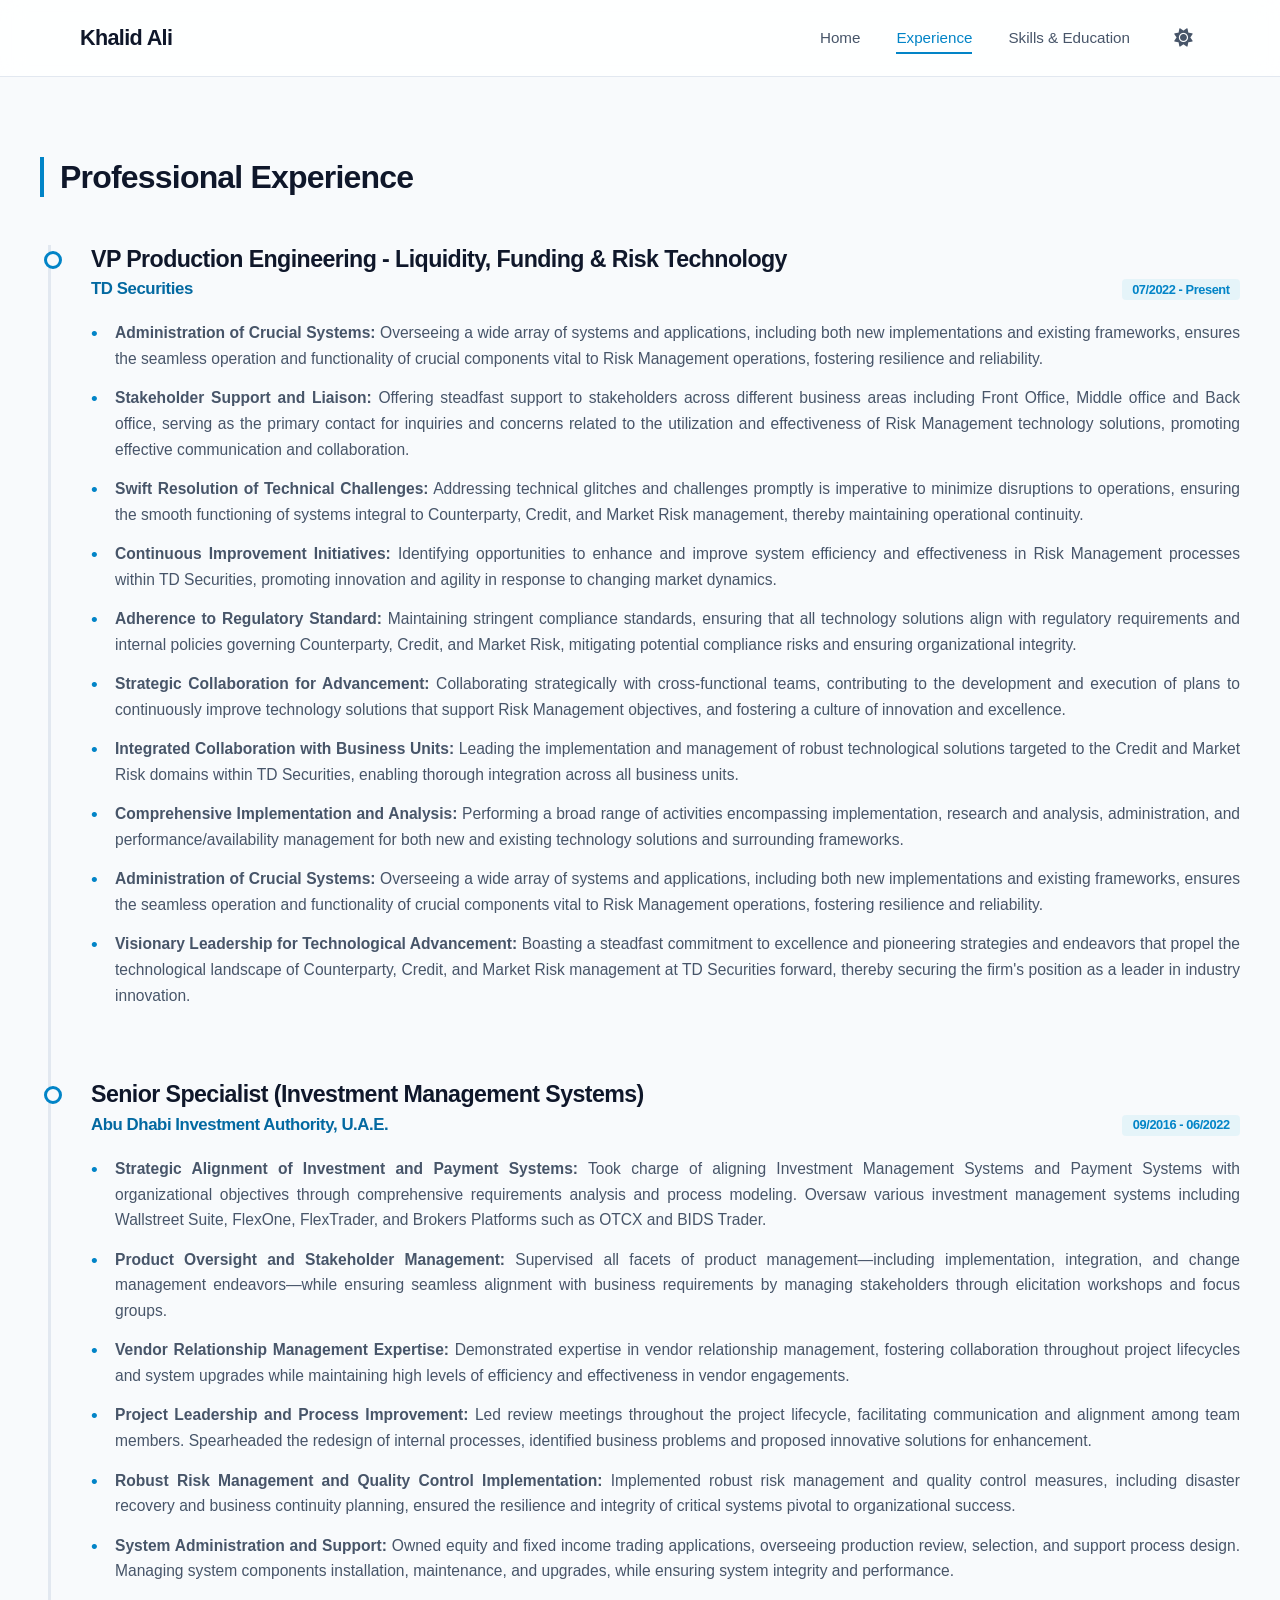
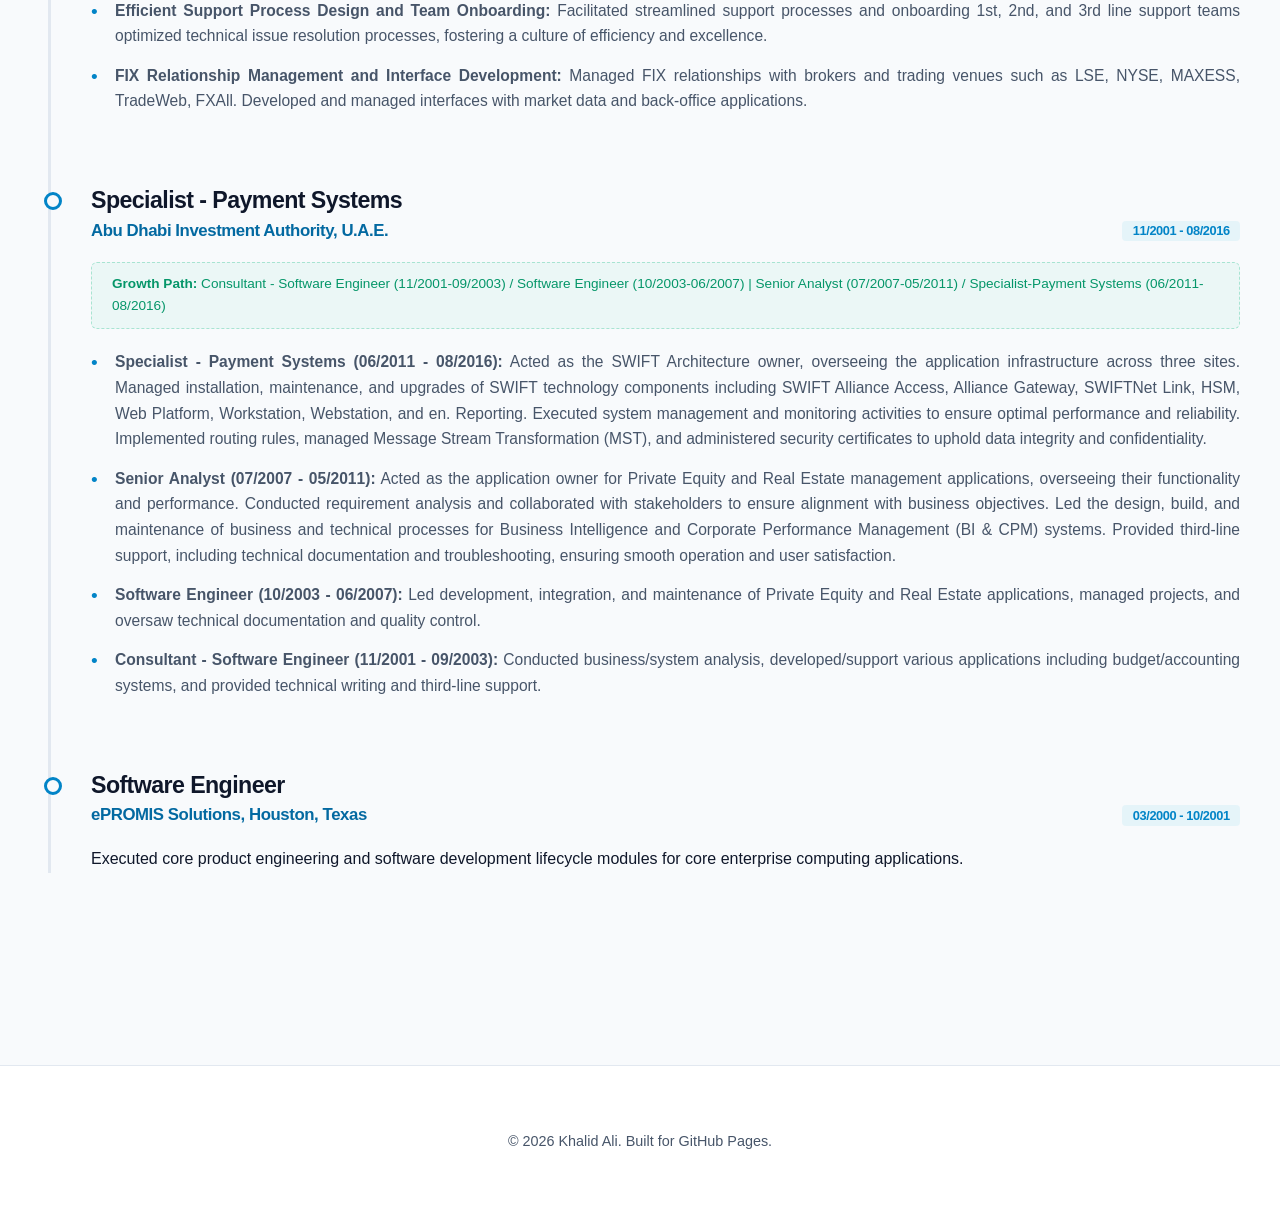
<file: experience.html>
<!DOCTYPE html>
<html lang="en">
<head>
    <meta charset="UTF-8">
    <meta name="viewport" content="width=device-width, initial-scale=1.0">
    <title>Experience | Khalid Ali</title>
    <link rel="stylesheet" href="style.css">
    <link rel="stylesheet" href="https://cdnjs.cloudflare.com/ajax/libs/font-awesome/6.4.0/css/all.min.css">
</head>
<body>

    <nav class="navbar">
        <div class="nav-container">
            <a href="index.html" class="logo">Khalid Ali<span class="accent"></span></a>
            <ul class="nav-links">
                <li><a href="index.html">Home</a></li>
                <li><a href="experience.html" class="active">Experience</a></li>
                <li><a href="projects.html">Skills & Education</a></li>
                <li><button id="theme-toggle" class="theme-btn" aria-label="Toggle theme"><i class="fa-solid fa-moon"></i></button></li>
            </ul>
        </div>
    </nav>

    <main class="container page-content">
        <h2 class="section-title">Professional Experience</h2>

        <div class="timeline">
            
            <!-- TD Securities -->
            <div class="timeline-item">
                <div class="timeline-header">
                    <h3>VP Production Engineering - Liquidity, Funding & Risk Technology</h3>
                    <h4><strong class="employer">TD Securities</strong> <span class="date">07/2022 - Present</span></h4>
                </div>
                <div class="timeline-body">
                    <ul>
                        <li><strong>Administration of Crucial Systems:</strong> Overseeing a wide array of systems and applications, including both new implementations and existing frameworks, ensures the seamless operation and functionality of crucial components vital to Risk Management operations, fostering resilience and reliability.</li>
                        <li><strong>Stakeholder Support and Liaison:</strong> Offering steadfast support to stakeholders across different business areas including Front Office, Middle office and Back office, serving as the primary contact for inquiries and concerns related to the utilization and effectiveness of Risk Management technology solutions, promoting effective communication and collaboration.</li>
                        <li><strong>Swift Resolution of Technical Challenges:</strong> Addressing technical glitches and challenges promptly is imperative to minimize disruptions to operations, ensuring the smooth functioning of systems integral to Counterparty, Credit, and Market Risk management, thereby maintaining operational continuity.</li>
                        <li><strong>Continuous Improvement Initiatives:</strong> Identifying opportunities to enhance and improve system efficiency and effectiveness in Risk Management processes within TD Securities, promoting innovation and agility in response to changing market dynamics.</li>
                        <li><strong>Adherence to Regulatory Standard:</strong> Maintaining stringent compliance standards, ensuring that all technology solutions align with regulatory requirements and internal policies governing Counterparty, Credit, and Market Risk, mitigating potential compliance risks and ensuring organizational integrity.</li>
                        <li><strong>Strategic Collaboration for Advancement:</strong> Collaborating strategically with cross-functional teams, contributing to the development and execution of plans to continuously improve technology solutions that support Risk Management objectives, and fostering a culture of innovation and excellence.</li>
                        <li><strong>Integrated Collaboration with Business Units:</strong> Leading the implementation and management of robust technological solutions targeted to the Credit and Market Risk domains within TD Securities, enabling thorough integration across all business units.</li>
                        <li><strong>Comprehensive Implementation and Analysis:</strong> Performing a broad range of activities encompassing implementation, research and analysis, administration, and performance/availability management for both new and existing technology solutions and surrounding frameworks.</li>
                        <li><strong>Administration of Crucial Systems:</strong> Overseeing a wide array of systems and applications, including both new implementations and existing frameworks, ensures the seamless operation and functionality of crucial components vital to Risk Management operations, fostering resilience and reliability.</li>
                        <li><strong>Visionary Leadership for Technological Advancement:</strong> Boasting a steadfast commitment to excellence and pioneering strategies and endeavors that propel the technological landscape of Counterparty, Credit, and Market Risk management at TD Securities forward, thereby securing the firm's position as a leader in industry innovation.</li>
                    </ul>
                </div>
            </div>

            <!-- ADIA Role 1 -->
            <div class="timeline-item">
                <div class="timeline-header">
                    <h3>Senior Specialist (Investment Management Systems)</h3>
                    <h4><strong class="employer">Abu Dhabi Investment Authority, U.A.E.</strong> <span class="date">09/2016 - 06/2022</span></h4>
                </div>
                <div class="timeline-body">
                    <ul>
                        <li><strong>Strategic Alignment of Investment and Payment Systems:</strong> Took charge of aligning Investment Management Systems and Payment Systems with organizational objectives through comprehensive requirements analysis and process modeling. Oversaw various investment management systems including Wallstreet Suite, FlexOne, FlexTrader, and Brokers Platforms such as OTCX and BIDS Trader.</li>
                        <li><strong>Product Oversight and Stakeholder Management:</strong> Supervised all facets of product management—including implementation, integration, and change management endeavors—while ensuring seamless alignment with business requirements by managing stakeholders through elicitation workshops and focus groups.</li>
                        <li><strong>Vendor Relationship Management Expertise:</strong> Demonstrated expertise in vendor relationship management, fostering collaboration throughout project lifecycles and system upgrades while maintaining high levels of efficiency and effectiveness in vendor engagements.</li>
                        <li><strong>Project Leadership and Process Improvement:</strong> Led review meetings throughout the project lifecycle, facilitating communication and alignment among team members. Spearheaded the redesign of internal processes, identified business problems and proposed innovative solutions for enhancement.</li>
                        <li><strong>Robust Risk Management and Quality Control Implementation:</strong> Implemented robust risk management and quality control measures, including disaster recovery and business continuity planning, ensured the resilience and integrity of critical systems pivotal to organizational success.</li>
                        <li><strong>System Administration and Support:</strong> Owned equity and fixed income trading applications, overseeing production review, selection, and support process design. Managing system components installation, maintenance, and upgrades, while ensuring system integrity and performance.</li>
                        <li><strong>Efficient Support Process Design and Team Onboarding:</strong> Facilitated streamlined support processes and onboarding 1st, 2nd, and 3rd line support teams optimized technical issue resolution processes, fostering a culture of efficiency and excellence.</li>
                        <li><strong>FIX Relationship Management and Interface Development:</strong> Managed FIX relationships with brokers and trading venues such as LSE, NYSE, MAXESS, TradeWeb, FXAll. Developed and managed interfaces with market data and back-office applications.</li>
                    </ul>
                </div>
            </div>

            <!-- ADIA Role 2 -->
            <div class="timeline-item">
                <div class="timeline-header">
                    <h3>Specialist - Payment Systems</h3>
                    <h4><strong class="employer">Abu Dhabi Investment Authority, U.A.E.</strong> <span class="date">11/2001 - 08/2016</span></h4>
                </div>
                <div class="timeline-body">
                    <p class="growth-note"><strong>Growth Path:</strong> Consultant - Software Engineer (11/2001-09/2003) / Software Engineer (10/2003-06/2007) | Senior Analyst (07/2007-05/2011) / Specialist-Payment Systems (06/2011-08/2016)</p>
                    <ul>
                        <li><strong>Specialist - Payment Systems (06/2011 - 08/2016):</strong> Acted as the SWIFT Architecture owner, overseeing the application infrastructure across three sites. Managed installation, maintenance, and upgrades of SWIFT technology components including SWIFT Alliance Access, Alliance Gateway, SWIFTNet Link, HSM, Web Platform, Workstation, Webstation, and en. Reporting. Executed system management and monitoring activities to ensure optimal performance and reliability. Implemented routing rules, managed Message Stream Transformation (MST), and administered security certificates to uphold data integrity and confidentiality.</li>
                        <li><strong>Senior Analyst (07/2007 - 05/2011):</strong> Acted as the application owner for Private Equity and Real Estate management applications, overseeing their functionality and performance. Conducted requirement analysis and collaborated with stakeholders to ensure alignment with business objectives. Led the design, build, and maintenance of business and technical processes for Business Intelligence and Corporate Performance Management (BI & CPM) systems. Provided third-line support, including technical documentation and troubleshooting, ensuring smooth operation and user satisfaction.</li>
                        <li><strong>Software Engineer (10/2003 - 06/2007):</strong> Led development, integration, and maintenance of Private Equity and Real Estate applications, managed projects, and oversaw technical documentation and quality control.</li>
                        <li><strong>Consultant - Software Engineer (11/2001 - 09/2003):</strong> Conducted business/system analysis, developed/support various applications including budget/accounting systems, and provided technical writing and third-line support.</li>
                    </ul>
                </div>
            </div>

            <!-- ePROMIS -->
            <div class="timeline-item">
                <div class="timeline-header">
                    <h3>Software Engineer</h3>
                    <h4><strong class="employer">ePROMIS Solutions, Houston, Texas</strong> <span class="date">03/2000 - 10/2001</span></h4>
                </div>
                <div class="timeline-body">
                    <p style="color: var(--text-muted);">Executed core product engineering and software development lifecycle modules for core enterprise computing applications.</p>
                </div>
            </div>

        </div>
    </main>

    <footer>
        <p>&copy; 2026 Khalid Ali. Built for GitHub Pages.</p>
    </footer>

    <script src="script.js"></script>
</body>
</html>
</file>
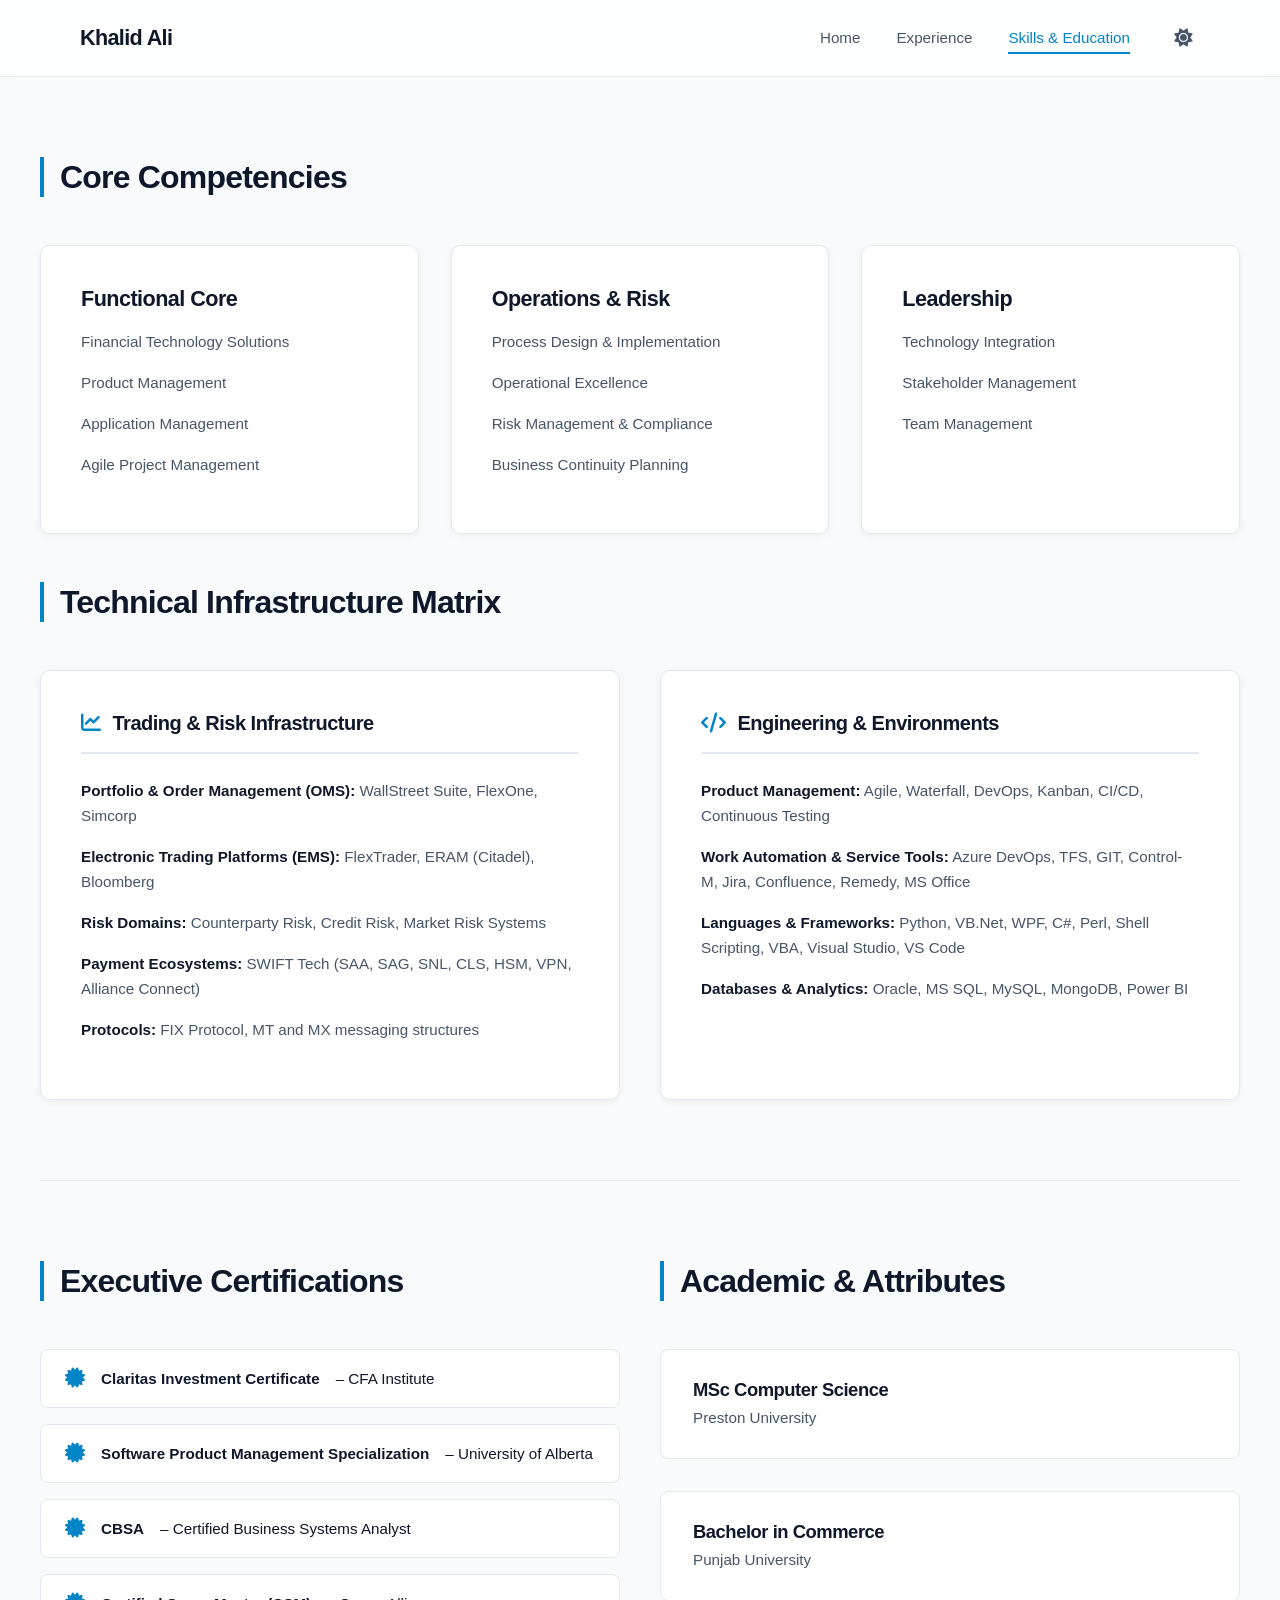
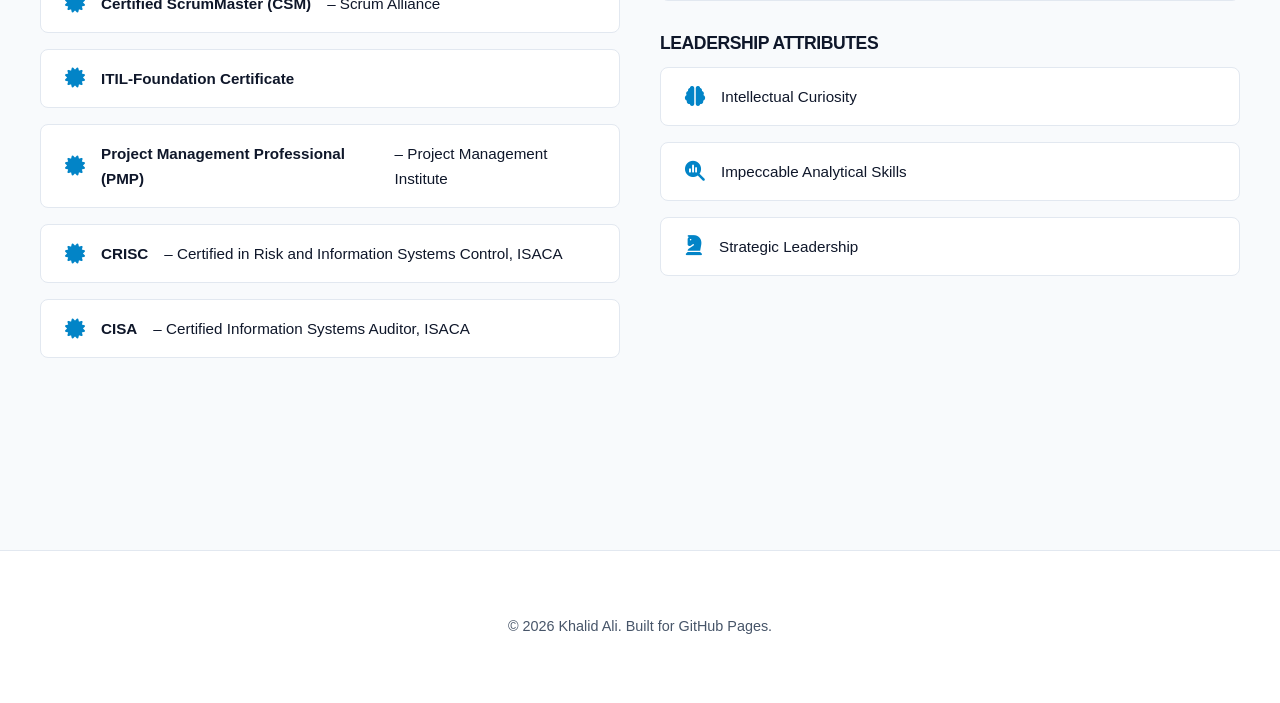
<file: projects.html>
<!DOCTYPE html>
<html lang="en">
<head>
    <meta charset="UTF-8">
    <meta name="viewport" content="width=device-width, initial-scale=1.0">
    <title>Skills & Education | Khalid Ali</title>
    <link rel="stylesheet" href="style.css">
    <link rel="stylesheet" href="https://cdnjs.cloudflare.com/ajax/libs/font-awesome/6.4.0/css/all.min.css">
</head>
<body>

    <nav class="navbar">
        <div class="nav-container">
            <a href="index.html" class="logo">Khalid Ali<span class="accent"></span></a>
            <ul class="nav-links">
                <li><a href="index.html">Home</a></li>
                <li><a href="experience.html">Experience</a></li>
                <li><a href="projects.html" class="active">Skills & Education</a></li>
                <li><button id="theme-toggle" class="theme-btn" aria-label="Toggle theme"><i class="fa-solid fa-moon"></i></button></li>
            </ul>
        </div>
    </nav>

    <main class="container page-content">
        
        <!-- Core Professional Skills -->
        <section class="skills-section">
            <h2 class="section-title">Core Competencies</h2>
            <div class="grid-3" style="margin-bottom: 3rem;">
                <div class="card">
                    <h3>Functional Core</h3>
                    <ul class="styled-list">
                        <li>Financial Technology Solutions</li>
                        <li>Product Management</li>
                        <li>Application Management</li>
                        <li>Agile Project Management</li>
                    </ul>
                </div>
                <div class="card">
                    <h3>Operations & Risk</h3>
                    <ul class="styled-list">
                        <li>Process Design & Implementation</li>
                        <li>Operational Excellence</li>
                        <li>Risk Management & Compliance</li>
                        <li>Business Continuity Planning</li>
                    </ul>
                </div>
                <div class="card">
                    <h3>Leadership</h3>
                    <ul class="styled-list">
                        <li>Technology Integration</li>
                        <li>Stakeholder Management</li>
                        <li>Team Management</li>
                    </ul>
                </div>
            </div>

            <h2 class="section-title">Technical Infrastructure Matrix</h2>
            <div class="grid-2">
                <div class="skills-category">
                    <h3><i class="fa-solid fa-chart-line"></i> Trading & Risk Infrastructure</h3>
                    <ul class="styled-list">
                        <li><strong>Portfolio & Order Management (OMS):</strong> WallStreet Suite, FlexOne, Simcorp</li>
                        <li><strong>Electronic Trading Platforms (EMS):</strong> FlexTrader, ERAM (Citadel), Bloomberg</li>
                        <li><strong>Risk Domains:</strong> Counterparty Risk, Credit Risk, Market Risk Systems</li>
                        <li><strong>Payment Ecosystems:</strong> SWIFT Tech (SAA, SAG, SNL, CLS, HSM, VPN, Alliance Connect)</li>
                        <li><strong>Protocols:</strong> FIX Protocol, MT and MX messaging structures</li>
                    </ul>
                </div>
                <div class="skills-category">
                    <h3><i class="fa-solid fa-code"></i> Engineering & Environments</h3>
                    <ul class="styled-list">
                        <li><strong>Product Management:</strong> Agile, Waterfall, DevOps, Kanban, CI/CD, Continuous Testing</li>
                        <li><strong>Work Automation & Service Tools:</strong> Azure DevOps, TFS, GIT, Control-M, Jira, Confluence, Remedy, MS Office</li>
                        <li><strong>Languages & Frameworks:</strong> Python, VB.Net, WPF, C#, Perl, Shell Scripting, VBA, Visual Studio, VS Code</li>
                        <li><strong>Databases & Analytics:</strong> Oracle, MS SQL, MySQL, MongoDB, Power BI</li>
                    </ul>
                </div>
            </div>
        </section>

        <hr class="divider">

        <!-- Education & Credentials Split -->
        <div class="grid-2">
            
            <section>
                <h2 class="section-title">Executive Certifications</h2>
                <ul class="credential-list">
                    <li><i class="fa-solid fa-certificate"></i> <strong>Claritas Investment Certificate</strong> – CFA Institute</li>
                    <li><i class="fa-solid fa-certificate"></i> <strong>Software Product Management Specialization</strong> – University of Alberta</li>
                    <li><i class="fa-solid fa-certificate"></i> <strong>CBSA</strong> – Certified Business Systems Analyst</li>
                    <li><i class="fa-solid fa-certificate"></i> <strong>Certified ScrumMaster (CSM)</strong> – Scrum Alliance</li>
                    <li><i class="fa-solid fa-certificate"></i> <strong>ITIL-Foundation Certificate</strong></li>
                    <li><i class="fa-solid fa-certificate"></i> <strong>Project Management Professional (PMP)</strong> – Project Management Institute</li>
                    <li><i class="fa-solid fa-certificate"></i> <strong>CRISC</strong> – Certified in Risk and Information Systems Control, ISACA</li>
                    <li><i class="fa-solid fa-certificate"></i> <strong>CISA</strong> – Certified Information Systems Auditor, ISACA</li>
                </ul>
            </section>

            <section>
                <h2 class="section-title">Academic & Attributes</h2>
                <div class="edu-card" style="margin-bottom: 2rem;">
                    <h4>MSc Computer Science</h4>
                    <p class="edu-institution">Preston University</p>
                </div>
                <div class="edu-card" style="margin-bottom: 2rem;">
                    <h4>Bachelor in Commerce</h4>
                    <p class="edu-institution">Punjab University</p>
                </div>
                
                <h3 style="color: var(--accent-teal); font-size: 1.1rem; margin-bottom: 0.75rem; text-transform: uppercase;">Leadership Attributes</h3>
                <ul class="credential-list">
                    <li><i class="fa-solid fa-brain"></i> Intellectual Curiosity</li>
                    <li><i class="fa-solid fa-magnifying-glass-chart"></i> Impeccable Analytical Skills</li>
                    <li><i class="fa-solid fa-chess-knight"></i> Strategic Leadership</li>
                </ul>
            </section>

        </div>

    </main>

    <footer>
        <p>&copy; 2026 Khalid Ali. Built for GitHub Pages.</p>
    </footer>

    <script src="script.js"></script>
</body>
</html>
</file>
<file: style.css>
/* ==========================================================================
   1. DESIGN SYSTEM VARIABLES & THEME TOKENS
   ========================================================================== */
:root {
    /* --- Dark Theme (Default Executive) --- */
    --bg-base: #0b1329;           /* Deep institutional navy */
    --bg-surface: #1c2541;        /* Crisp surface cards */
    --bg-surface-hover: #222e50;  /* Subtle interactive elevation */
    
    --brand-primary: #00b4d8;     /* Modern high-tech cyan */
    --brand-secondary: #0077b6;   /* Deep finance blue accent */
    --brand-success: #10b981;     /* Compliant risk green */
    
    --text-primary: #f1f5f9;      /* High contrast slate white */
    --text-secondary: #94a3b8;    /* Muted dashboard grey */
    --text-contrast: #ffffff;
    
    --border-color: #334155;      /* Clean analytical grid borders */
    --shadow-sm: 0 2px 8px rgba(0, 0, 0, 0.4);
    --shadow-md: 0 8px 30px rgba(0, 0, 0, 0.5);
    
    --font-sans: 'Inter', -apple-system, BlinkMacSystemFont, "Segoe UI", Roboto, Helvetica, Arial, sans-serif;
    --transition-smooth: all 0.3s cubic-bezier(0.4, 0, 0.2, 1);
}

/* --- Light Theme Overrides --- */
body.light-mode {
    --bg-base: #f8fafc;           /* Clean banking back-office background */
    --bg-surface: #ffffff;        /* Crisp white sheets */
    --bg-surface-hover: #f1f5f9;
    
    --brand-primary: #0284c7;     /* High-visibility ocean blue */
    --brand-secondary: #0369a1;
    --brand-success: #059669;
    
    --text-primary: #0f172a;      /* Deep obsidian reading ink */
    --text-secondary: #475569;    /* Muted professional grey */
    --text-contrast: #0f172a;
    
    --border-color: #e2e8f0;      /* Minimalist documentation dividers */
    --shadow-sm: 0 2px 8px rgba(15, 23, 42, 0.05);
    --shadow-md: 0 10px 40px rgba(15, 23, 42, 0.08);
}

/* ==========================================================================
   2. CORE ARCHITECTURE & RESET
   ========================================================================== */
* {
    margin: 0;
    padding: 0;
    box-sizing: border-box;
}

html {
    scroll-behavior: smooth;
    font-size: 16px;
}

body {
    background-color: var(--bg-base);
    color: var(--text-primary);
    font-family: var(--font-sans);
    line-height: 1.65;
    -webkit-font-smoothing: antialiased;
    transition: background-color 0.4s ease, color 0.4s ease;
    padding-bottom: 0;
}

.container {
    max-width: 1200px;
    margin: 0 auto;
    padding: 0 2.5rem;
}

/* Typography Enhancements */
h1, h2, h3, h4 {
    font-weight: 700;
    letter-spacing: -0.025em;
    line-height: 1.25;
    color: var(--text-contrast);
}

a {
    color: var(--brand-primary);
    text-decoration: none;
    transition: var(--transition-smooth);
}

a:hover {
    color: var(--brand-secondary);
}

/* ==========================================================================
   3. NAVIGATION FRAMEWORK
   ========================================================================== */
.navbar {
    background-color: rgba(28, 37, 65, 0.85);
    backdrop-filter: blur(12px);
    -webkit-backdrop-filter: blur(12px);
    border-bottom: 1px solid var(--border-color);
    position: sticky;
    top: 0;
    z-index: 1000;
    transition: var(--transition-smooth);
}

body.light-mode .navbar {
    background-color: rgba(255, 255, 255, 0.85);
}

.nav-container {
    display: flex;
    justify-content: space-between;
    align-items: center;
    max-width: 1200px;
    margin: 0 auto;
    padding: 1.25rem 2.5rem;
}

.logo {
    font-size: 1.35rem;
    font-weight: 800;
    color: var(--text-primary);
    letter-spacing: -0.03em;
}

.logo .accent {
    color: var(--brand-primary);
}

.nav-links {
    list-style: none;
    display: flex;
    align-items: center;
    gap: 2.25rem;
}

.nav-links a {
    color: var(--text-secondary);
    font-weight: 500;
    font-size: 0.95rem;
    padding: 0.5rem 0;
    position: relative;
}

.nav-links a:hover, 
.nav-links a.active {
    color: var(--brand-primary);
}

/* Premium underline indicator animation */
.nav-links a::after {
    content: '';
    position: absolute;
    bottom: 0;
    left: 0;
    width: 0;
    height: 2px;
    background-color: var(--brand-primary);
    transition: var(--transition-smooth);
}

.nav-links a:hover::after,
.nav-links a.active::after {
    width: 100%;
}

/* Universal Button Bases */
.theme-btn, .download-btn {
    cursor: pointer;
    display: inline-flex;
    align-items: center;
    justify-content: center;
    transition: var(--transition-smooth);
}

.theme-btn {
    background: none;
    border: none;
    color: var(--text-secondary);
    font-size: 1.15rem;
    padding: 0.5rem;
    border-radius: 50%;
}

.theme-btn:hover {
    color: var(--brand-primary);
    background-color: var(--border-color);
    transform: rotate(15deg);
}

.download-btn {
    background-image: linear-gradient(135deg, var(--brand-primary), var(--brand-secondary));
    color: #ffffff !important;
    border: none;
    padding: 0.6rem 1.25rem;
    border-radius: 6px;
    font-weight: 600;
    font-size: 0.875rem;
    gap: 0.5rem;
    box-shadow: var(--shadow-sm);
}

.download-btn:hover {
    transform: translateY(-2px);
    box-shadow: 0 4px 12px rgba(0, 180, 216, 0.3);
    filter: brightness(1.1);
}

/* ==========================================================================
   4. HERO SECTIONS & LAYOUT MODULES
   ========================================================================== */
.hero {
    padding: 7rem 0 5rem 0;
    border-bottom: 1px solid var(--border-color);
}

.hero-subtitle {
    color: var(--brand-primary);
    text-transform: uppercase;
    font-weight: 700;
    letter-spacing: 0.1em;
    font-size: 0.85rem;
    margin-bottom: 0.75rem;
}

.hero h1 {
    font-size: 3.25rem;
    font-weight: 800;
    letter-spacing: -0.04em;
    line-height: 1.15;
    margin-bottom: 1.75rem;
    max-width: 900px;
}

.badges {
    display: flex;
    gap: 0.65rem;
    flex-wrap: wrap;
    margin-bottom: 2rem;
}

.badge {
    background-color: rgba(0, 180, 216, 0.08);
    color: var(--brand-primary);
    border: 1px solid rgba(0, 180, 216, 0.2);
    padding: 0.35rem 0.85rem;
    border-radius: 4px;
    font-size: 0.775rem;
    font-weight: 700;
    letter-spacing: 0.05em;
}

.hero-bio {
    font-size: 1.15rem;
    color: var(--text-secondary);
    max-width: 820px;
    margin-bottom: 2.5rem;
}

.contact-info {
    display: flex;
    gap: 2rem;
    flex-wrap: wrap;
    font-size: 0.9rem;
    color: var(--text-secondary);
    background-color: var(--bg-surface);
    padding: 1.25rem 2rem;
    border-radius: 8px;
    border: 1px solid var(--border-color);
    box-shadow: var(--shadow-sm);
}

.contact-info span {
    display: inline-flex;
    align-items: center;
    gap: 0.5rem;
}

.contact-info i {
    color: var(--brand-primary);
}

/* ==========================================================================
   5. CARDS, GRID LAYOUTS, AND LISTS
   ========================================================================== */
.page-content {
    padding: 5rem 0;
}

.section-title {
    font-size: 2rem;
    font-weight: 800;
    margin-bottom: 3rem;
    display: inline-block;
    border-left: 4px solid var(--brand-primary);
    padding-left: 1rem;
}

.grid-2 {
    display: grid;
    grid-template-columns: repeat(auto-fit, minmax(480px, 1fr));
    gap: 2.5rem;
}

.grid-3 {
    display: grid;
    grid-template-columns: repeat(auto-fit, minmax(320px, 1fr));
    gap: 2rem;
}

.card {
    background-color: var(--bg-surface);
    border: 1px solid var(--border-color);
    padding: 2.5rem;
    border-radius: 10px;
    box-shadow: var(--shadow-sm);
    transition: var(--transition-smooth);
}

.card:hover {
    transform: translateY(-4px);
    border-color: rgba(0, 180, 216, 0.4);
    box-shadow: var(--shadow-md);
    background-color: var(--bg-surface-hover);
}

.card-icon {
    font-size: 2.25rem;
    color: var(--brand-primary);
    margin-bottom: 1.25rem;
}

.card h3 {
    font-size: 1.35rem;
    margin-bottom: 1rem;
}

.card p {
    color: var(--text-secondary);
    font-size: 0.975rem;
}

/* Specialized Info Framework Blocks */
.skills-category {
    background-color: var(--bg-surface);
    border: 1px solid var(--border-color);
    padding: 2.5rem;
    border-radius: 10px;
    box-shadow: var(--shadow-sm);
}

.skills-category h3 {
    font-size: 1.25rem;
    border-bottom: 2px solid var(--border-color);
    padding-bottom: 1rem;
    margin-bottom: 1.5rem;
    display: flex;
    align-items: center;
    gap: 0.75rem;
}

.skills-category h3 i {
    color: var(--brand-primary);
}

.styled-list {
    list-style: none;
}

.styled-list li {
    margin-bottom: 1rem;
    color: var(--text-secondary);
    font-size: 0.95rem;
}

.styled-list li strong {
    color: var(--text-contrast);
}

/* ==========================================================================
   6. EXPERT CHRONOLOGICAL TIMELINE
   ========================================================================== */
.timeline {
    border-left: 3px solid var(--border-color);
    padding-left: 2.5rem;
    position: relative;
    margin-left: 0.5rem;
}

.timeline-item {
    margin-bottom: 4.5rem;
    position: relative;
}

.timeline-item:last-child {
    margin-bottom: 1rem;
}

/* Custom indicator structural node */
.timeline-item::before {
    content: '';
    position: absolute;
    left: calc(-2.5rem - 7px);
    top: 6px;
    width: 12px;
    height: 12px;
    border-radius: 50%;
    background-color: var(--bg-base);
    border: 3px solid var(--brand-primary);
    transition: var(--transition-smooth);
    z-index: 2;
}

.timeline-item:hover::before {
    background-color: var(--brand-primary);
    transform: scale(1.3);
}

.timeline-header {
    margin-bottom: 1.25rem;
}

.timeline-header h3 {
    font-size: 1.45rem;
    margin-bottom: 0.35rem;
}

.timeline-header h4 {
    color: var(--text-secondary);
    font-weight: 500;
    font-size: 1.05rem;
}

.employer {
    color: var(--brand-secondary);
    font-weight: 700;
}

.date {
    display: inline-block;
    background-color: rgba(0, 180, 216, 0.08);
    color: var(--brand-primary);
    padding: 0.15rem 0.65rem;
    border-radius: 4px;
    font-size: 0.8rem;
    font-weight: 700;
    margin-top: 0.25rem;
}

/* For wider displays, let date align beautifully right */
@media (min-width: 769px) {
    .date {
        float: right;
        margin-top: 0;
    }
}

.growth-note {
    background-color: rgba(16, 185, 129, 0.05);
    border: 1px dashed rgba(16, 185, 129, 0.3);
    color: var(--brand-success);
    padding: 0.65rem 1.25rem;
    display: inline-block;
    border-radius: 6px;
    font-size: 0.85rem;
    font-weight: 500;
    margin-bottom: 1.25rem;
    width: 100%;
}

.timeline-body ul {
    list-style: none;
}

.timeline-body li {
    margin-bottom: 0.85rem;
    color: var(--text-secondary);
    font-size: 0.975rem;
    position: relative;
    padding-left: 1.5rem;
    text-align: justify;
}

.timeline-body li::before {
    content: "•";
    color: var(--brand-primary);
    position: absolute;
    left: 0;
    font-size: 1.2rem;
    top: -2px;
}

/* ==========================================================================
   7. CREDENTIALS & ACADEMIC STRUCTURAL BLOCKS
   ========================================================================== */
.credential-list {
    list-style: none;
}

.credential-list li {
    background-color: var(--bg-surface);
    border: 1px solid var(--border-color);
    padding: 1rem 1.5rem;
    border-radius: 8px;
    margin-bottom: 1rem;
    display: flex;
    align-items: center;
    gap: 1rem;
    font-size: 0.95rem;
    font-weight: 500;
}

.credential-list i {
    color: var(--brand-primary);
    font-size: 1.25rem;
}

.edu-card {
    background-color: var(--bg-surface);
    border: 1px solid var(--border-color);
    padding: 1.75rem 2rem;
    border-radius: 8px;
    margin-bottom: 1.25rem;
}

.edu-card h4 {
    font-size: 1.15rem;
    margin-bottom: 0.25rem;
}

.edu-institution {
    color: var(--text-secondary);
    font-size: 0.95rem;
}

.divider {
    border: none;
    border-top: 1px solid var(--border-color);
    margin: 5rem 0;
}

/* ==========================================================================
   8. FOOTER & GLOBAL PRINT BLUEPRINT CONTROL
   ========================================================================== */
footer {
    text-align: center;
    padding: 4rem 0;
    color: var(--text-secondary);
    font-size: 0.9rem;
    border-top: 1px solid var(--border-color);
    margin-top: 6rem;
    background-color: var(--bg-surface);
}

/* ==========================================================================
   9. MEDIA QUERIES & BREAKPOINTS
   ========================================================================== */
@media (max-width: 992px) {
    .grid-2 {
        grid-template-columns: 1fr;
        gap: 2rem;
    }
}

@media (max-width: 768px) {
    html {
        font-size: 15px;
    }
    
    .nav-container {
        flex-direction: column;
        gap: 1.25rem;
        padding: 1rem;
    }
    
    .nav-links {
        gap: 1.25rem;
        flex-wrap: wrap;
        justify-content: center;
    }
    
    .hero {
        padding: 4rem 0 3rem 0;
    }
    
    .hero h1 {
        font-size: 2.25rem;
    }
    
    .timeline {
        padding-left: 1.75rem;
    }
    
    .timeline-item::before {
        left: calc(-1.75rem - 7px);
    }
}

/* ==========================================================================
   HIGH-PRECISION PDF CANVAS ARCHITECTURE (ULTRA-TIGHT REBOOT)
   ========================================================================== */

/* Outer hidden canvas wrapper */
#cv-pdf-template {
    display: none;
    margin: 0 !important;
    padding: 0 !important;
    background: #ffffff !important;
    width: 816px !important;
}

/* Strict page configuration restricting content overflow */
#cv-pdf-template .pdf-page {
    width: 816px !important;
    box-sizing: border-box !important;
    padding: 30px 40px !important; /* Increased padding for better margins */
    margin: 0 !important;
    overflow: visible !important; 
    position: relative !important;
    background-color: #ffffff !important;
    color: #0f172a !important;
}

/* Ensure consistent font and color for the PDF template */
#cv-pdf-template {
    font-family: 'Inter', sans-serif !important;
    color: #0f172a !important;
}

/* Tightening tables to remove ghost element margins */
#cv-pdf-template table {
    width: 100% !important;
    border-collapse: collapse !important;
    margin: 15px 0 !important; /* Added margin around tables */
    margin: 10px 0 !important; /* Tighter margin around tables */
    padding: 0 !important;
    border: 1px solid #e2e8f0 !important; /* Subtle border around tables */
    border-radius: 5px !important;
    overflow: hidden !important; /* Ensures border-radius applies to content */
}

/* PDF Specific Layout Classes */
.pdf-header { 
    margin-bottom: 20px; 
    padding-bottom: 10px;
    border-bottom: 1px solid #e2e8f0 !important; /* Subtle separator below header */
}
.pdf-section-title { 
    font-size: 1.1rem !important; /* Slightly larger font */
    color: #0077b6 !important; 
    border-bottom: 2px solid #0077b6 !important; /* Prominent border */
    padding-bottom: 5px !important;
    margin-top: 35px !important; /* Increased space above sections for distinctiveness */
    margin-top: 25px !important; /* Distinctive space between major sections */
    margin-bottom: 15px !important; /* More space below titles */
    text-transform: uppercase;
    letter-spacing: 0.08em; /* Increased letter spacing */
    font-weight: 700 !important;
    page-break-before: auto !important; /* Allow break before if needed, but prefer not */
}
.pdf-table th { 
    background-color: #f8fafc !important; /* Light background for table headers */
    color: #475569 !important; 
    font-weight: bold !important; 
    font-size: 0.78rem !important; 
    padding: 8px 10px !important; /* More padding */
    border-bottom: 1px solid #e2e8f0 !important;
    text-align: left;
}
.pdf-table td { 
    padding: 8px 10px !important; /* More padding */
    border-bottom: 1px solid #f1f5f9 !important; 
    text-align: left;
}
.pdf-table tr:last-child td {
    border-bottom: none !important; /* No border on the last row of a table */
}
.experience-item { 
    margin-bottom: 25px !important; /* More space between experience items */
    padding: 15px 20px !important; /* Padding inside the item */
    margin-bottom: 12px !important; /* Tighter space between individual roles */
    padding: 10px 15px !important; /* Tighter padding inside experience blocks */
    border: 1px solid #e2e8f0 !important; /* Subtle border */
    border-radius: 5px !important;
    background-color: #fdfdfe !important; /* Very light background */
    box-shadow: 0 1px 3px rgba(0,0,0,0.05) !important; /* Subtle shadow */
}
.experience-item p { margin-bottom: 5px !important; } /* More space for paragraphs within item */
.experience-item p { margin-bottom: 3px !important; } /* Tight spacing for designation/employer lines */

/* Prevent splitting elements across pages for continuity */
.experience-item, .pdf-table, .pdf-section-title {
    page-break-inside: avoid !important;
}

/* PDF Typography Optimization to guarantee 2-page fit */
#cv-pdf-template h1 { font-size: 2.2rem !important; margin-bottom: 5px !important; }
#cv-pdf-template h3 { /* Used for sub-headings like "Executive Summary" */
    font-size: 1.05rem !important; /* Slightly larger for sub-headings */
    margin-top: 20px !important; /* More space above sub-headings */
    margin-bottom: 10px !important;
}
#cv-pdf-template p { margin-bottom: 10px !important; } /* Explicit margin for paragraphs */
#cv-pdf-template p { margin-bottom: 4px !important; } /* Subtle split between paragraphs */
#cv-pdf-template p,
#cv-pdf-template td { font-size: 0.8rem !important; line-height: 1.45 !important; } /* Increased line height for readability, now with paragraph margin */
#cv-pdf-template ul { margin-top: 5px !important; margin-bottom: 5px !important; padding-left: 20px !important; } /* Added padding for bullets */
#cv-pdf-template li { font-size: 0.78rem !important; line-height: 1.4 !important; margin-bottom: 5px !important; } /* Increased line height and margin for bullets */
#cv-pdf-template ul { margin-top: 3px !important; margin-bottom: 3px !important; padding-left: 20px !important; } /* Tighter list container spacing */
#cv-pdf-template li { font-size: 0.78rem !important; line-height: 1.4 !important; margin-bottom: 2px !important; } /* Tighter spacing between individual bullet points */

/* Specific styling for designation, employer, and date within experience items */
.experience-item strong[style*="color: #0b1329"] { /* Designation */
    font-size: 0.9rem !important;
    margin-bottom: 3px !important;
    display: block !important; /* Ensure it takes its own line */
}
.experience-item strong[style*="color: #0077b6"] { /* Employer */
    font-size: 0.85rem !important;
    margin-bottom: 3px !important;
    display: inline-block !important; /* Keep it inline with date */
}
.experience-item span[style*="float: right"] { /* Date */
    font-size: 0.8rem !important;
    margin-top: 0 !important;
}
</file>
